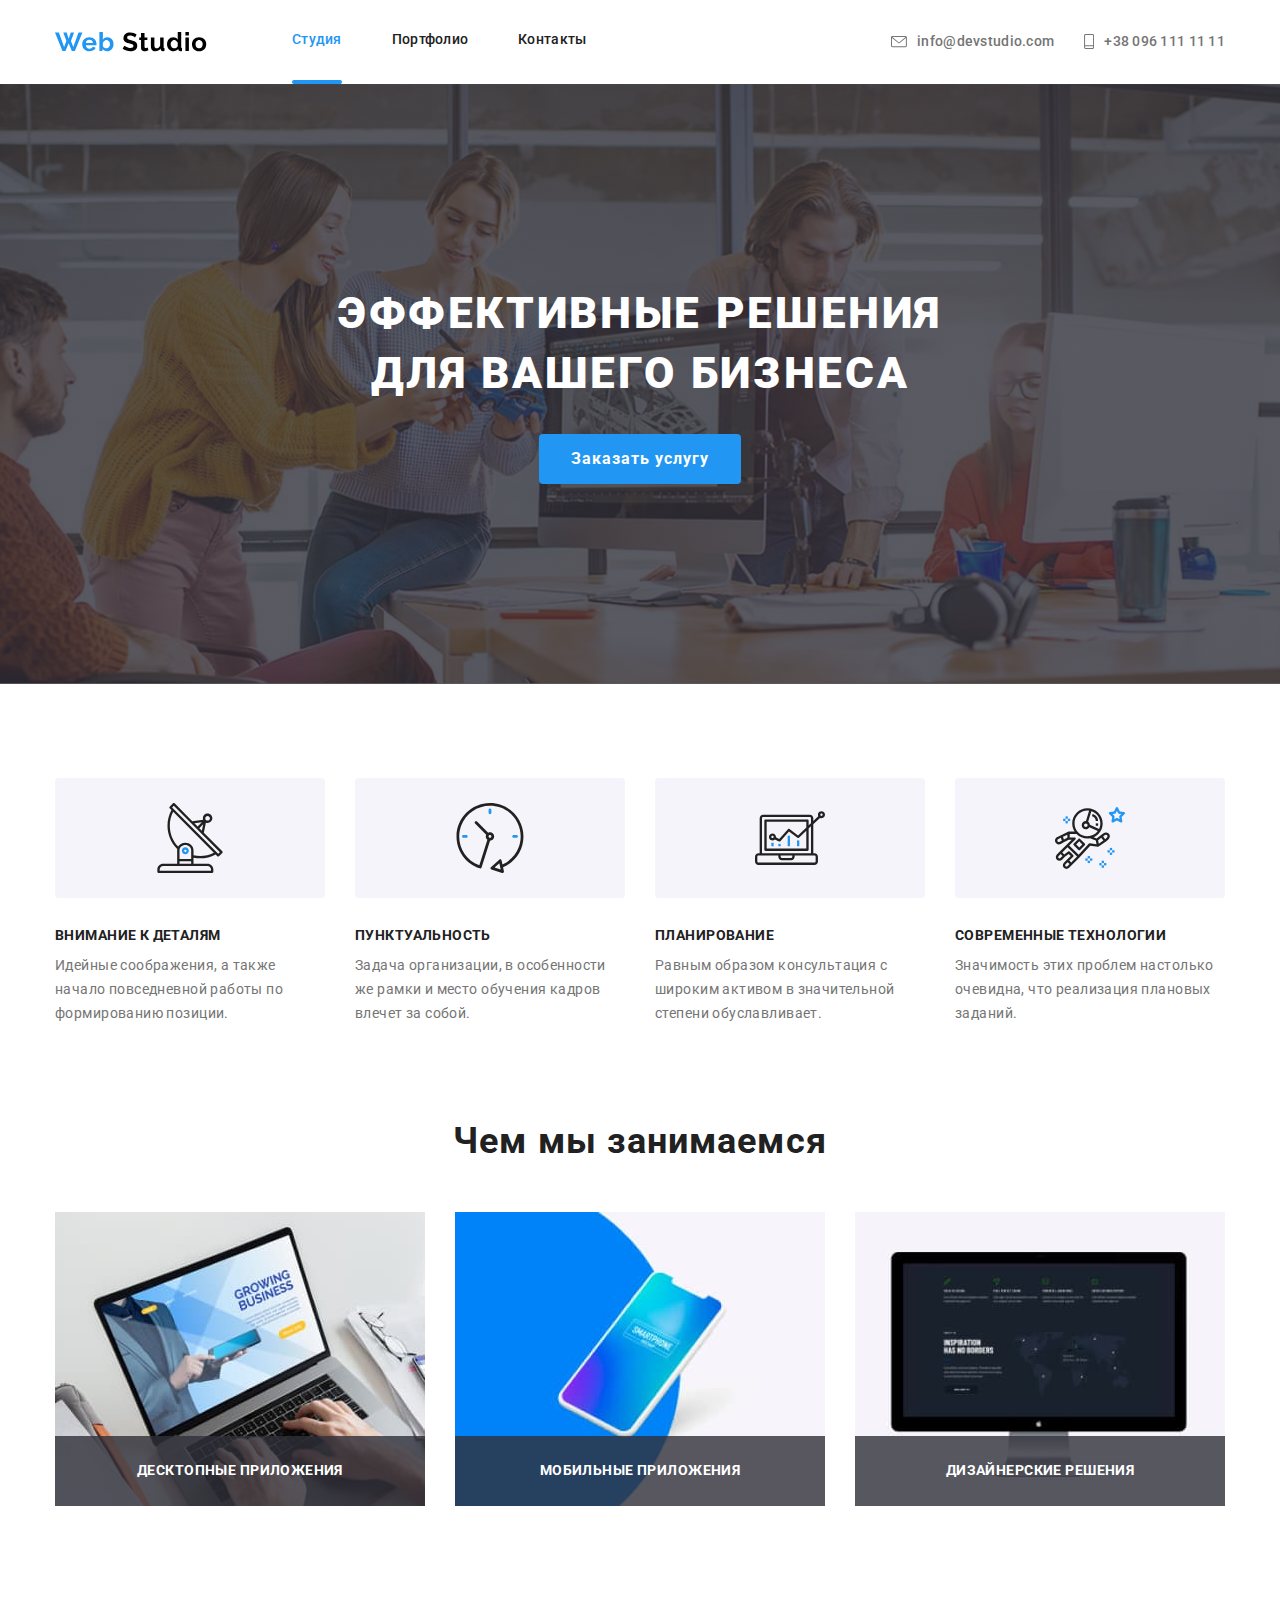
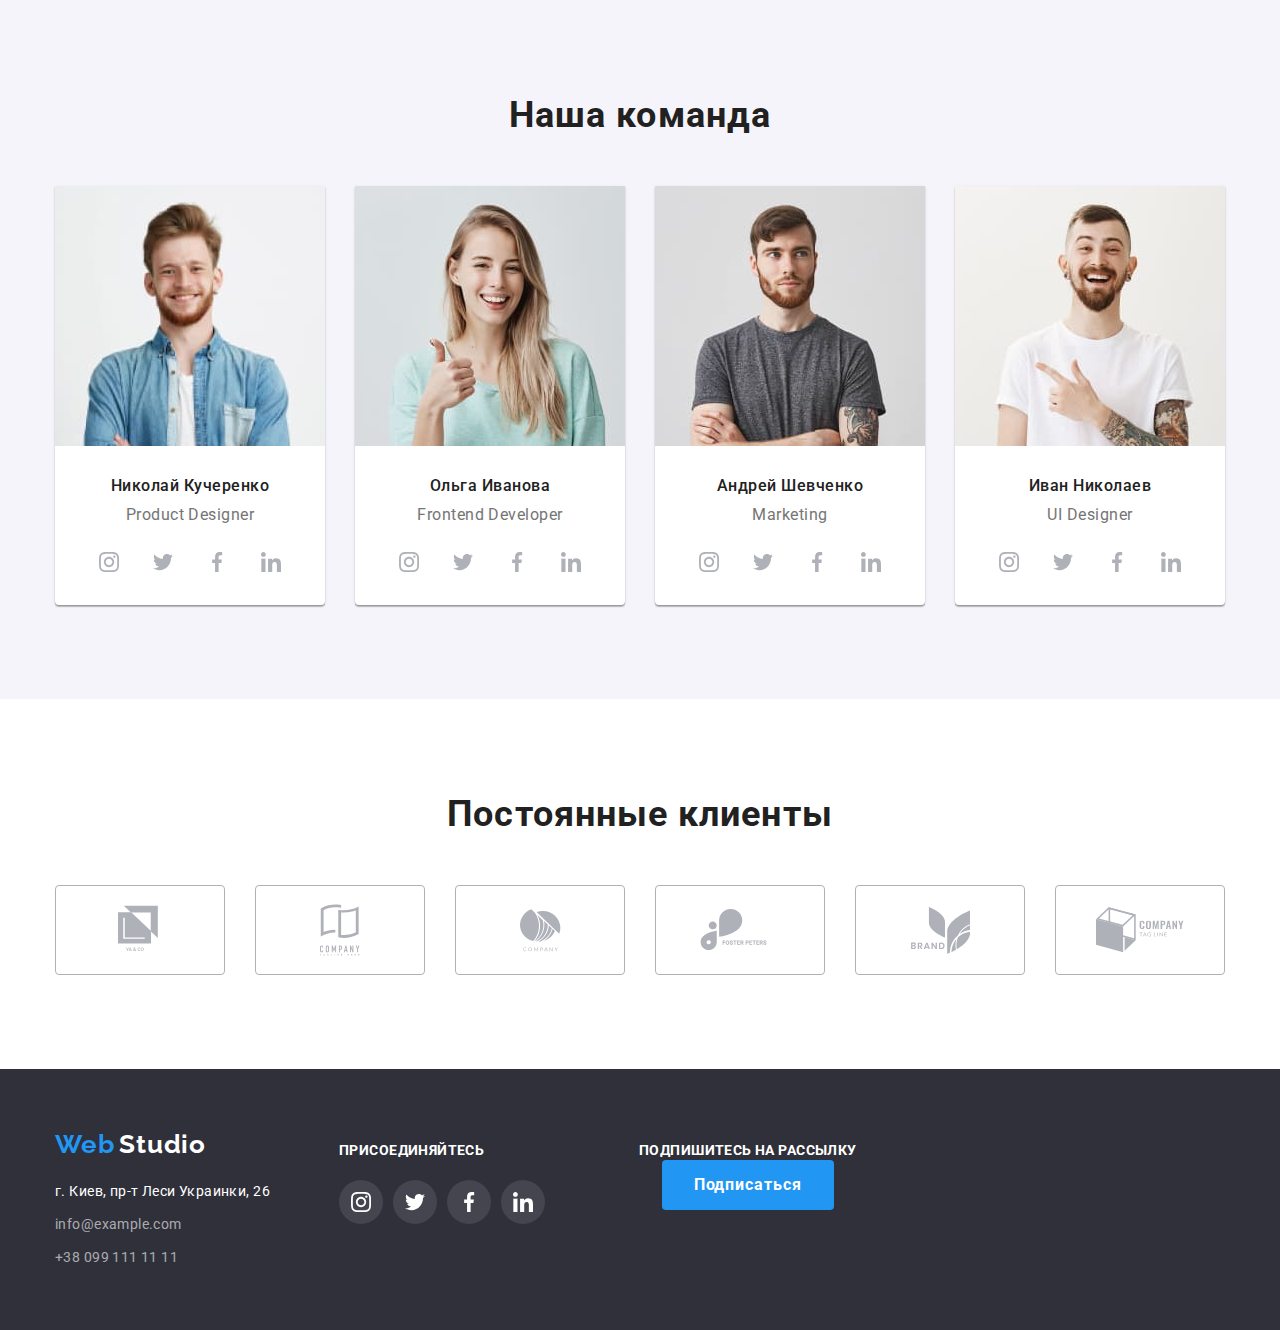
<file: index.html>
<!DOCTYPE html>
<html lang="ru">
<head>
    <meta charset="UTF-8">
    <meta name="viewport" content="width=device-width, initial-scale=1.0">
    <title>Студия</title>
    <link href="https://fonts.googleapis.com/css2?family=Raleway:wght@700&family=Roboto:wght@400;500;700;900&display=swap" rel="stylesheet">
    <link rel="stylesheet" href="./css/styles.css">
    <link rel="stylesheet" href="./css/normalize.css">

</head>
<body>
    <!--Шапка сайта-->
    <header class="header">
        <div class="container">
            <nav class="navigation">
                <a class="logo" href="./index.html">
                    <img class="logo-img" src="./images/shapka/Web-Studio.svg" alt="логотип"></a>
                
                <ul  class="nav-menu list">
                    <li class="nav-list-item nav-list-item-color">
                        <a class="nav-list-link active-page link" href="./">Студия</a>
                    </li>
                    <li class="nav-list-item">
                        <a class="nav-list-link link" href="portfolio.html">Портфолио</a>
                    </li>
                    <li class="nav-list-item">
                        <a class="nav-list-link link" href="">Контакты</a>
                    </li>
                </ul>
            </nav>
            
            
            <ul class="header-address list">
                <li class="header-address-link-site">
                    <a class="header-address-link link" href="mailto:info@devstudio.com">
                        <svg class="header-address-icon" width="16px" height="12px">
                            <use href="./images/sprite/sprite.svg#icon-konvert"></use>
                        </svg>
                        info@devstudio.com
                    </a>
                </li>
                <li class="header-address-link-site">
                    <a class="header-address-link link" href="tel:+380961111111">
                        <svg class="header-address-icon" width="10px" height="15px">
                            <use href="./images/sprite/sprite.svg#icon-mobilka"></use>
                        </svg>
                        +38 096 111 11 11
                    </a>
                </li>
            </ul>
        </div>
    </header>

<!-- Основное -->
    <main>
      <!--Главная-->  
    <section class="heading">
        <div class="container">        
            <h1 class="heading-title">Эффективные решения<br/> для вашего бизнеса</h1>
            <button class="btn" type="button"><span class="text-button">Заказать услугу</span></button>
        </div>
    </section>

    <!--Преимущества-->
    <section>
        <div class="about-us container">
            <h2 hidden>О нас</h2>
            <ul class="about-us-list list">
                <li class="about-us-list-item">
                    <div class="about-us-div">
                        <svg class="about-us-svg">
                            <use href="./images/sprite/sprite.svg#icon-antenna-1">

                            </use>
                        </svg>
                    </div>
                    <h3 class="advantages-heading">Внимание к деталям</h3>
                    <p class="advantages-heading-description">Идейные соображения, а также начало повседневной работы по формированию позиции.</p>
                </li>
                <li class="about-us-list-item">
                     <div class="about-us-div">
                        <svg class="about-us-svg">
                            <use href="./images/sprite/sprite.svg#icon-clock-1">

                            </use>
                        </svg>
                    </div>
                    <h3 class="advantages-heading">Пунктуальность</h3>
                    <p class="advantages-heading-description">Задача организации, в особенности же рамки и место обучения кадров влечет за собой.</p>
                </li>
                <li class="about-us-list-item">
                    <div class="about-us-div">
                        <svg class="about-us-svg">
                            <use href="./images/sprite/sprite.svg#icon-diagram-1">

                            </use>
                        </svg>
                    </div>
                    <h3 class="advantages-heading">Планирование</h3>
                    <p class="advantages-heading-description">Равным образом консультация с широким активом в значительной степени обуславливает.</p>
                </li>
                <li class="about-us-list-item">
                     <div class="about-us-div">
                        <svg class="about-us-svg">
                            <use href="./images/sprite/sprite.svg#icon-astronaut">

                            </use>
                        </svg>
                    </div>
                    <h3 class="advantages-heading">Современные технологии</h3>
                    <p class="advantages-heading-description">Значимость этих проблем настолько очевидна, что реализация плановых заданий.</p>
                </li>
            </ul>
        </div>
    </section>

    <!--Услуги, чем мы занимаемся-->
    <section>
        <div class="services-container container">
            <h2 class="services">Чем мы занимаемся</h2>
            <ul class="services-list list">
                <li class="servises-list-item">
                    <img src="./images/yslygi/img.jpg" alt="ноутбук" 
                    width="370"
                    height="294">
                    <p class="services-list-description">Десктопные приложения</p>
                </li>
                <li class="servises-list-item">
                    <img src="./images/yslygi/box.jpg" alt="смартфон"
                    width="370"
                    height="294">
                    <p class="services-list-description">Мобильные приложения</p>
                </li>
                <li class="servises-list-item">
                    <img src="./images/yslygi/img-1.jpg" alt="монитор"
                        width="370"
                        height="294">
                    <p class="services-list-description">Дизайнерские решения</p>
                </li>
            </ul>
        </div>
    </section>

    <!--Наша команда-->
    <section>
        <div class="nasha-komanda">
            <div class="staff-container container">
                <h2 class="team">Наша команда</h2>
                <ul class="team-container list">
                      <li class="team-items"> 
                          <img class="team-foto" src="./images/komanda/kucherenko.jpg" alt="kucherenko"
                              width="270">
                          <h3 class="team-staff-name">Николай Кучеренко</h3>
                          <p class="team-staff" lang="en">Product Designer</p>
                      <ul class="social-links list">
                          <li class="social-links-indent">
                              <a class="social-link-icon" href="https://www.instagram.com/" aria-label="иконка Инстаграма">
                                <svg class="button-icon">
                                    <use href="./images/sprite/sprite.svg#icon-instagram"></use>
                                </svg>
                            </a>
                          </li>
                          <li class="social-links-indent">
                            <a class="social-link-icon" href="https://twitter.com/" aria-label="иконка Твиттера">
                                <svg class="button-icon">
                                    <use href="./images/sprite/sprite.svg#icon-twitter"></use>
                                </svg>
                          </a></li>
                          <li class="social-links-indent"><a class="social-link-icon" href="https://www.facebook.com/" aria-label="иконка Фейсбука">
                            <svg class="button-icon">
                                <use href="./images/sprite/sprite.svg#icon-facebook"></use>
                            </svg>
                          </a></li>
                          <li class="social-links-indent">
                              <a class="social-link-icon" href="https://www.linkedin.com/" aria-label="иконка Линкедина">
                            <svg class="button-icon">
                                <use href="./images/sprite/sprite.svg#icon-linkedin-1"></use>
                            </svg>
                          </a></li>
                      </ul>
                      </li> 
    
                      <li class="team-items"> 
                          <img class="team-foto" src="./images/komanda/ivanova.jpg" alt="ivanova"
                              width="270">
                          <h3 class="team-staff-name">Ольга Иванова</h3>
                          <p class="team-staff" lang="en">Frontend Developer</p>
                      <ul class="social-links list">
                        <li class="social-links-indent">
                            <a class="social-link-icon" href="https://www.instagram.com/" aria-label="иконка Инстаграма">
                              <svg class="button-icon">
                                  <use href="./images/sprite/sprite.svg#icon-instagram"></use>
                              </svg>
                          </a>
                        </li>
                        <li class="social-links-indent">
                          <a class="social-link-icon" href="https://twitter.com/" aria-label="иконка Твиттера">
                              <svg class="button-icon">
                                  <use href="./images/sprite/sprite.svg#icon-twitter"></use>
                              </svg>
                        </a></li>
                        <li class="social-links-indent"><a class="social-link-icon" href="https://www.facebook.com/" aria-label="иконка Фейсбука">
                          <svg class="button-icon">
                              <use href="./images/sprite/sprite.svg#icon-facebook"></use>
                          </svg>
                        </a></li>
                        <li class="social-links-indent"><a class="social-link-icon" href="https://www.linkedin.com/" aria-label="иконка Линкедина">
                          <svg class="button-icon">
                              <use href="./images/sprite/sprite.svg#icon-linkedin-1"></use>
                          </svg>
                        </a></li>
                      </ul>
                      </li>   
                      
                      <li class="team-items"> 
                          <img class="team-foto" src="./images/komanda/shevchenko.jpg" alt="shevchenko"
                              width="270">
                          <h3 class="team-staff-name">Андрей Шевченко</h3>
                          <p class="team-staff" lang="en">Marketing</p>
                      <ul class="social-links list">
                        <li class="social-links-indent">
                            <a class="social-link-icon" href="https://www.instagram.com/" aria-label="иконка Инстаграма">
                              <svg class="button-icon">
                                  <use href="./images/sprite/sprite.svg#icon-instagram"></use>
                              </svg>
                          </a>
                        </li>
                        <li class="social-links-indent">
                          <a  class="social-link-icon" href="https://twitter.com/" aria-label="иконка Твиттера">
                              <svg class="button-icon">
                                  <use href="./images/sprite/sprite.svg#icon-twitter"></use>
                              </svg>
                        </a></li>
                        <li class="social-links-indent"><a class="social-link-icon" href="https://www.facebook.com/" aria-label="иконка Фейсбука">
                          <svg class="button-icon">
                              <use href="./images/sprite/sprite.svg#icon-facebook"></use>
                          </svg>
                        </a></li>
                        <li class="social-links-indent"><a class="social-link-icon" href="https://www.linkedin.com/" aria-label="иконка Линкедина">
                          <svg class="button-icon">
                              <use href="./images/sprite/sprite.svg#icon-linkedin-1"></use>
                          </svg>
                        </a></li>
                      </ul>
                      </li> 
                      
                      <li class="team-items"> 
                          <img class="team-foto" src="./images/komanda/nikolayev.jpg" alt="nikolayev"
                              width="270">
                          <h3 class="team-staff-name">Иван Николаев</h3>
                          <p class="team-staff" lang="en">UI Designer</p>
                      <ul class="social-links list">

                        <li class="social-links-indent">
                            <a class="social-link-icon" href="https://www.instagram.com/" aria-label="иконка Инстаграма">
                              <svg class="button-icon">
                                  <use href="./images/sprite/sprite.svg#icon-instagram"></use>
                              </svg>
                          </a>
                        </li>

                        <li class="social-links-indent">
                          <a class="social-link-icon" href="https://twitter.com/" aria-label="иконка Твиттера">
                              <svg class="button-icon">
                                  <use href="./images/sprite/sprite.svg#icon-twitter"></use>
                              </svg>
                        </a>
                        </li>

                        <li class="social-links-indent"><a class="social-link-icon" href="https://www.facebook.com/" aria-label="иконка Фейсбука">
                          <svg class="button-icon">
                              <use href="./images/sprite/sprite.svg#icon-facebook"></use>
                          </svg>
                        </a></li>
                        <li class="social-links-indent"><a class="social-link-icon" href="https://www.linkedin.com/" aria-label="иконка Линкедина">
                          <svg class="button-icon">
                              <use href="./images/sprite/sprite.svg#icon-linkedin-1"></use>
                          </svg>
                        </a></li>
                      </ul>
                      </li>
                </ul>
            </div>
        </div>
    </section>  

     <!--Постоянные клиенты-->
    <section>
         <div class="clients-container container">
            <h2 class="clients">Постоянные клиенты</h2>
            <ul class="regular-clients list">
                <li class="regular-clients-title"> 
                    <a class="clients-link" href="">
                        <svg class="clients-link-svg" width="44px" height="50px">
                            <use href="./images/sprite/sprite.svg#icon-co-1"></use>
                        </svg>
                    </a>
                </li>
                <li class="regular-clients-title">
                  <a class="clients-link" href="">
                    <svg class="clients-link-svg" width="40px" height="52px">
                        <use href="./images/sprite/sprite.svg#icon-co-2"></use>
                    </svg>
                  </a>
                </li>
                <li class="regular-clients-title">
                  <a class="clients-link" href="">
                    <svg class="clients-link-svg" width="41px" height="43px">
                        <use href="./images/sprite/sprite.svg#icon-co-3"></use>
                    </svg>
                  </a>
                </li>
                <li class="regular-clients-title">
                  <a class="clients-link" href="">
                    <svg class="clients-link-svg" width="80px" height="42px">
                        <use href="./images/sprite/sprite.svg#icon-co-4"></use>
                    </svg>
                  </a>
                </li>
                <li class="regular-clients-title">
                  <a class="clients-link" href="">
                    <svg class="clients-link-svg" width="59px" height="47px">
                        <use href="./images/sprite/sprite.svg#icon-co-5"></use>
                    </svg>
                  </a>
                </li>
                <li class="regular-clients-title">
                  <a class="clients-link" href="">
                    <svg class="clients-link-svg" width="88px" height="46px">
                        <use href="./images/sprite/sprite.svg#icon-co-6"></use>
                    </svg>
                  </a>
                </li>
            </ul>
         </div>

    </section>
    </main>
 
 
    <!--Контакты-->
    <footer class="footer">
        <div class="footer-container container">
            <div class="footer-left">
                <h3 class="logo-footer"><span class="logo-color-blue">Web</span> <span class="logo-color">Studio</span> </h3>
                <address class="address-list">
                    <ul class="footer-address-list list">
                        <li class="footer-address-item">
                            <a class="footer-address link"  href="https://goo.gl/maps/GvZQLsqHCJoxkxdJA" target="_blank"> г. Киев, пр-т Леси Украинки, 26</a>
                        </li>
                        <li class="footer-address-item">
                            <a class="footer-email link"  href="mailto:info@example.com">info@example.com</a>
                        </li>
                        <li class="footer-address-item">
                            <a class="footer-tel link"  href="tel:+380991111111">+38 099 111 11 11</a>
                        </li>
                    </ul>
                </address>
            </div>
            <div class="footer-center">
                    <b class="subscription">присоединяйтесь</b>
                    <ul class="social-links-footer list">
                        <li class="social-links-indent">
                            <a class="social-link-icon-footer" href="https://www.instagram.com/" aria-label="иконка Инстаграма">
                              <svg class="button-icon">
                                  <use href="./images/sprite/sprite.svg#icon-instagram"></use>
                              </svg>
                          </a>
                        </li>
                        <li class="social-links-indent">
                          <a class="social-link-icon-footer" href="https://twitter.com/" aria-label="иконка Твиттера">
                              <svg class="button-icon">
                                  <use href="./images/sprite/sprite.svg#icon-twitter"></use>
                              </svg>
                        </a></li>
                        <li class="social-links-indent"><a class="social-link-icon-footer" href="https://www.facebook.com/" aria-label="иконка Фейсбука">
                          <svg class="button-icon">
                              <use href="./images/sprite/sprite.svg#icon-facebook"></use>
                          </svg>
                        </a></li>
                        <li class="social-links-indent"><a class="social-link-icon-footer" href="https://www.linkedin.com/" aria-label="иконка Линкедина">
                          <svg class="button-icon">
                              <use href="./images/sprite/sprite.svg#icon-linkedin-1"></use>
                          </svg>
                        </a></li>
                    </ul>
            </div>
            <div class="footer-right">
                <b class="footer-right-title">подпишитесь на рассылку</b>
                <button class="btn" type="button"><span class="text-button">Подписаться</span></button>
            </div>
        </div>
    </footer>
  
</body>
</html>
</file>
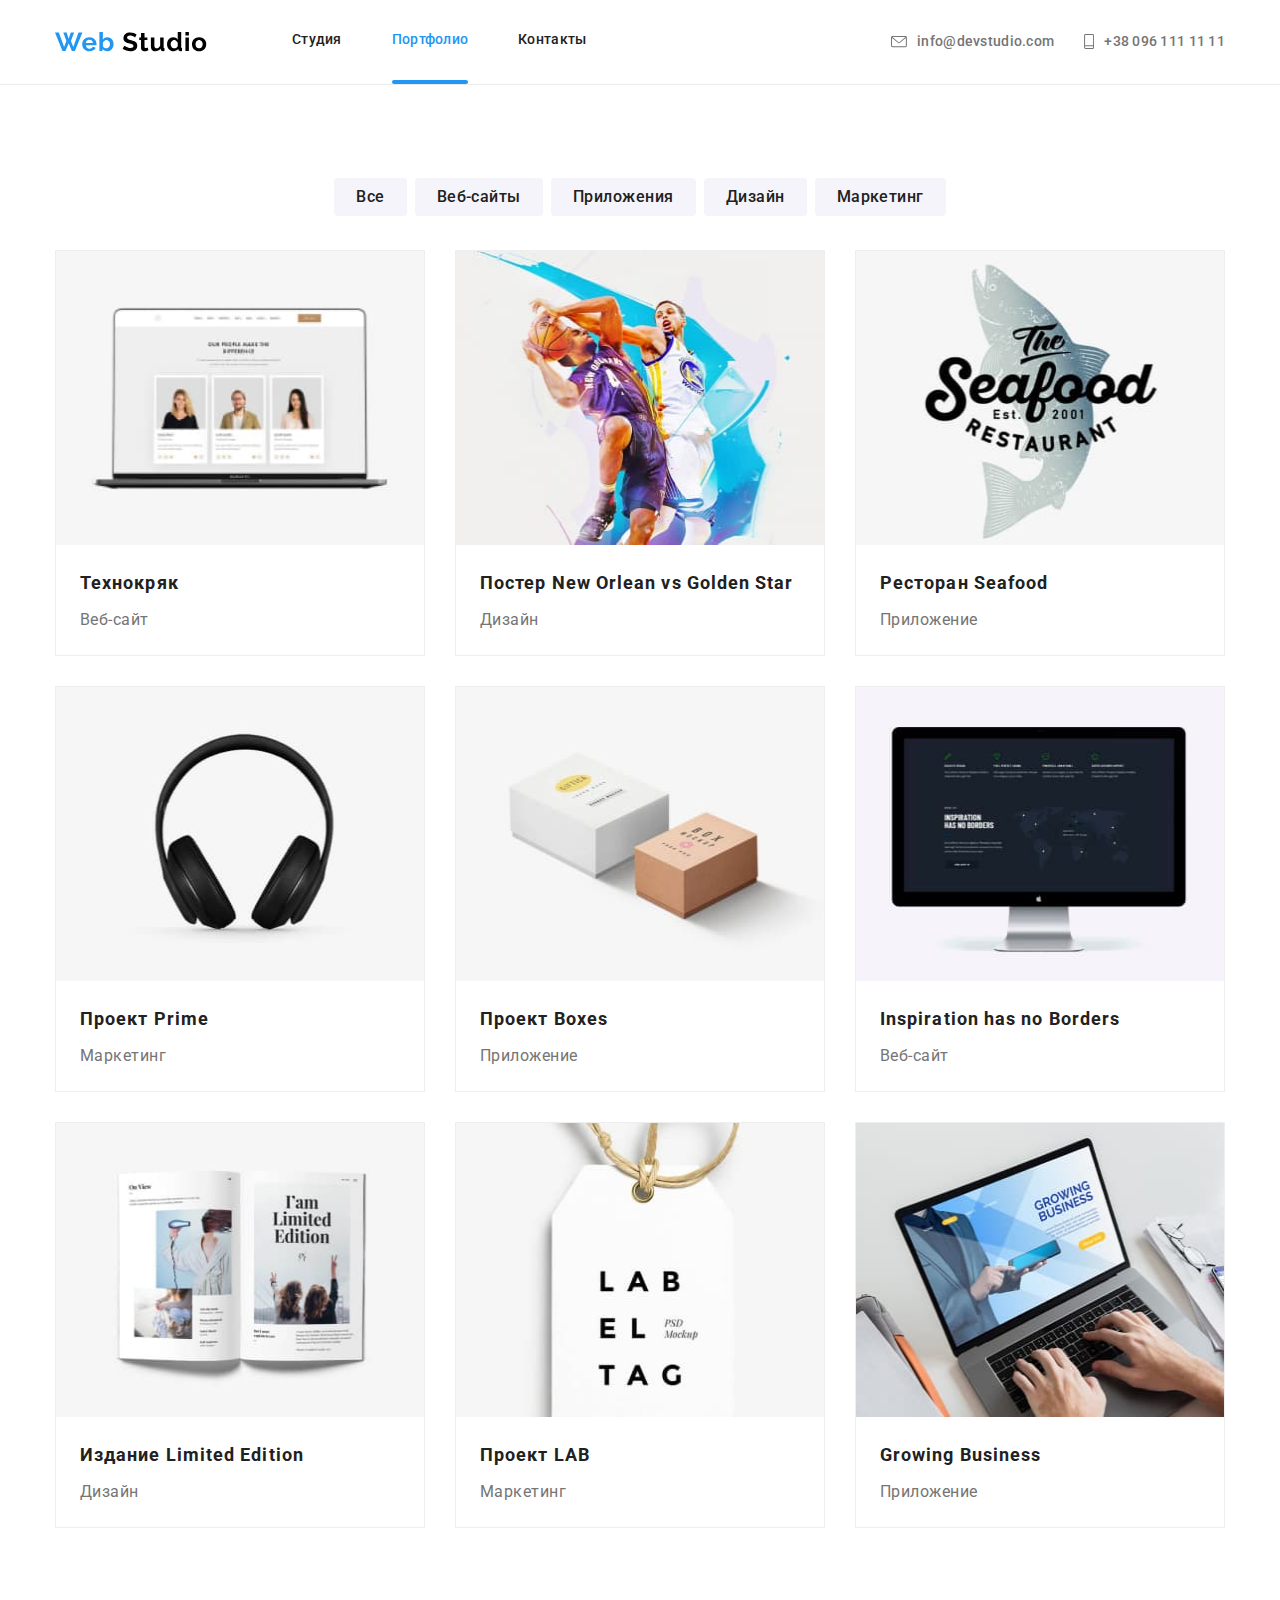
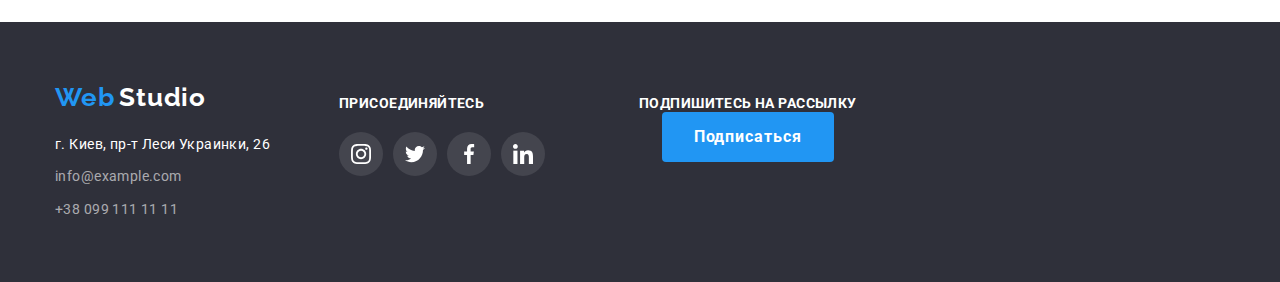
<file: portfolio.html>
<!DOCTYPE html>
<html lang="ru">
<head>
    <meta charset="UTF-8">
    <meta name="viewport" content="width=device-width, initial-scale=1.0">
    <title>Студия</title>
    <link href="https://fonts.googleapis.com/css2?family=Raleway:wght@700&family=Roboto:wght@400;500;700&display=swap" rel="stylesheet">
    <link rel="stylesheet" href="./css/styles.css">
    <link rel="stylesheet" href="./css/normalize.css">

</head>
<body>
    <!--Шапка сайта-->
    <header class="header">
        <div class="container">
            <nav class="navigation">
                <a class="logo" href="./index.html">
                    <img class="logo-img" src="./images/shapka/Web-Studio.svg" alt="логотип"></a>
                
                <ul  class="nav-menu list">
                    <li class="nav-list-item">
                        <a class="nav-list-link link" href="./">Студия</a>
                    </li>
                    <li class="nav-list-item nav-list-item-color">
                        <a class="nav-list-link active-page link" href="portfolio.html">Портфолио</a>
                    </li>
                    <li class="nav-list-item">
                        <a class="nav-list-link link" href="">Контакты</a>
                    </li>
                </ul>
            </nav>
            
            
            <ul class="header-address list">
                <li class="header-address-link-site">
                    <a class="header-address-link link" href="mailto:info@devstudio.com">
                        <svg class="header-address-icon" width="16px" height="12px">
                            <use href="./images/sprite/sprite.svg#icon-konvert"></use>
                        </svg>
                        info@devstudio.com
                    </a>
                </li>
                <li class="header-address-link-site">
                    <a class="header-address-link link" href="tel:+380961111111">
                        <svg class="header-address-icon" width="10px" height="15px">
                            <use href="./images/sprite/sprite.svg#icon-mobilka"></use>
                        </svg>
                        +38 096 111 11 11
                    </a>
                </li>
            </ul>
        </div>
    </header>


    <!--Кнопки меню-->
    <section class="line">
        <div  class="container">
            <ul class="nav-menu filter list">
                <li class="filter-list">
                    <button class="filter-list-item" type="button" >Все</button>
                </li>
                <li class="filter-list">
                    <button class="filter-list-item"  type="button">Веб-сайты</button>
                </li>
                <li class="filter-list">
                    <button class="filter-list-item"  type="button">Приложения</button>
                </li>
                <li class="filter-list">
                    <button class="filter-list-item"  type="button">Дизайн</button>
                </li>
                <li class="filter-list">
                    <button class="filter-list-item"  type="button">Маркетинг</button>
                </li>
            </ul>
        </div>

    


    <!--Проекты-->
    <div class="container">
            <h1  hidden>Проекты</h1>
            <ul class="portfolio list">
            <li class="portfolio-img">
                <a href="" class="img-link link">
                        <div class="overlay">
                            <img class="img-project"  src="./images/images-portfolio/photo1.jpg" alt="" width="370" height="294">
                            <p  class="our-projects-description">Технокряк это современная площадка распространения коронавируса. Компании используют эту платформу для цифрового шпионажа и атак на защищённые сервера конкурентов.</p>
                        </div>  
                        <h2 class="projects">Технокряк</h2>
                        <p class="our-projects">Веб-сайт</p>
                </a>
            </li>

            <li class="portfolio-img">
                <a href="" class="img-link link">
                    <div class="overlay">
                        <img class="img-project" src="./images/images-portfolio/photo2.jpg" alt="" width="370" height="294">
                        <p  class="our-projects-description">Технокряк это современная площадка распространения коронавируса. Компании используют эту платформу для цифрового шпионажа и атак на защищённые сервера конкурентов.</p>
                    </div>
                <h2 class="projects">Постер <span lang="en">New Orlean vs Golden Star</span></h2>
                <p class="our-projects">Дизайн</p>
                </a>
            </li>

            <li class="portfolio-img">
                <a href="" class="img-link link">
                    <div class="overlay">
                        <img  class="img-project" src="./images/images-portfolio/photo3.jpg" alt="" width="370" height="294">
                        <p  class="our-projects-description">Технокряк это современная площадка распространения коронавируса. Компании используют эту платформу для цифрового шпионажа и атак на защищённые сервера конкурентов.</p>
                    </div>
                <h2 class="projects">Ресторан <span lang="en">Seafood</span></h2>
                <p class="our-projects">Приложение</p>
                </a>
            </li>
            <li class="portfolio-img">
                <a href="" class="img-link link">
                    <div class="overlay">
                        <img class="img-project"  src="./images/images-portfolio/photo4.jpg" alt="" width="370" height="294">
                        <p  class="our-projects-description">Технокряк это современная площадка распространения коронавируса. Компании используют эту платформу для цифрового шпионажа и атак на защищённые сервера конкурентов.</p>
                    </div>
                <h2 class="projects">Проект <span lang="en">Prime</span></h2>
                <p class="our-projects">Маркетинг</p>
                </a>
            </li>
            <li class="portfolio-img">
                <a href="" class="img-link link">
                    <div class="overlay">
                        <img  class="img-project" src="./images/images-portfolio/photo5.jpg" alt="" width="370" height="294">
                        <p  class="our-projects-description">Технокряк это современная площадка распространения коронавируса. Компании используют эту платформу для цифрового шпионажа и атак на защищённые сервера конкурентов.</p>
                    </div>
                <h2 class="projects">Проект <span lang="en">Boxes</span></h2>
                <p class="our-projects">Приложение</p>
                </a>
            </li>
            <li class="portfolio-img">
                <a href="" class="img-link link">
                    <div class="overlay">
                        <img  class="img-project" src="./images/images-portfolio/photo6.jpg" alt="" width="370" height="294">
                        <p  class="our-projects-description">Технокряк это современная площадка распространения коронавируса. Компании используют эту платформу для цифрового шпионажа и атак на защищённые сервера конкурентов.</p>
                    </div>
                <h2 class="projects" lang="en">Inspiration has no Borders</h2>
                <p class="our-projects">Веб-сайт</p>
                </a>
            </li>
            <li class="portfolio-img">
                <a href="" class="img-link link">
                    <div class="overlay">
                        <img  class="img-project" src="./images/images-portfolio/photo7.jpg" alt="" width="370" height="294">
                        <p  class="our-projects-description">Технокряк это современная площадка распространения коронавируса. Компании используют эту платформу для цифрового шпионажа и атак на защищённые сервера конкурентов.</p>
                    </div>
                <h2 class="projects">Издание <span lang="en">Limited Edition</span></h2>
                <p class="our-projects">Дизайн</p>
                </a>
            </li>
            <li class="portfolio-img">
                <a href="" class="img-link link">
                    <div class="overlay">
                        <img  class="img-project" src="./images/images-portfolio/photo8.jpg" alt="" width="370" height="294">
                        <p  class="our-projects-description">Технокряк это современная площадка распространения коронавируса. Компании используют эту платформу для цифрового шпионажа и атак на защищённые сервера конкурентов.</p>
                    </div>
                <h2 class="projects">Проект <span lang="en">LAB</span></h2>
                <p class="our-projects">Маркетинг</p>
                </a>
            </li>
            <li class="portfolio-img">
                <a href="" class="img-link link">
                    <div class="overlay">
                        <img  class="img-project" src="./images/images-portfolio/photo9.jpg" alt="" width="370" height="294">
                        <p  class="our-projects-description">Технокряк это современная площадка распространения коронавируса. Компании используют эту платформу для цифрового шпионажа и атак на защищённые сервера конкурентов.</p>
                    </div>
                <h2 class="projects" lang="en">Growing Business</h2>
                <p class="our-projects">Приложение</p>
                </a>
            </li>
            </ul>
    </div>
    </section>


    <!--Контакты-->
    <footer class="footer">
        <div class="footer-container container">
            <div class="footer-left">
                <h3 class="logo-footer"><span class="logo-color-blue">Web</span> <span class="logo-color">Studio</span> </h3>
                <address class="address-list">
                    <ul class="footer-address-list list">
                        <li class="footer-address-item">
                            <a class="footer-address link"  href="https://goo.gl/maps/GvZQLsqHCJoxkxdJA" target="_blank"> г. Киев, пр-т Леси Украинки, 26</a>
                        </li>
                        <li class="footer-address-item">
                            <a class="footer-email link"  href="mailto:info@example.com">info@example.com</a>
                        </li>
                        <li class="footer-address-item">
                            <a class="footer-tel link"  href="tel:+380991111111">+38 099 111 11 11</a>
                        </li>
                    </ul>
                </address>
            </div>
            <div class="footer-center">
                    <b class="subscription">присоединяйтесь</b>
                    <ul class="social-links-footer list">
                        <li class="social-links-indent">
                            <a class="social-link-icon-footer" href="https://www.instagram.com/" aria-label="иконка Инстаграма">
                              <svg class="button-icon">
                                  <use href="./images/sprite/sprite.svg#icon-instagram"></use>
                              </svg>
                          </a>
                        </li>
                        <li class="social-links-indent">
                          <a class="social-link-icon-footer" href="https://twitter.com/" aria-label="иконка Твиттера">
                              <svg class="button-icon">
                                  <use href="./images/sprite/sprite.svg#icon-twitter"></use>
                              </svg>
                        </a></li>
                        <li class="social-links-indent"><a class="social-link-icon-footer" href="https://www.facebook.com/" aria-label="иконка Фейсбука">
                          <svg class="button-icon">
                              <use href="./images/sprite/sprite.svg#icon-facebook"></use>
                          </svg>
                        </a></li>
                        <li class="social-links-indent"><a class="social-link-icon-footer" href="https://www.linkedin.com/" aria-label="иконка Линкедина">
                          <svg class="button-icon">
                              <use href="./images/sprite/sprite.svg#icon-linkedin-1"></use>
                          </svg>
                        </a></li>
                    </ul>
            </div>
            <div class="footer-right">
                <b class="footer-right-title">подпишитесь на рассылку</b>
                <button class="btn" type="button"><span class="text-button">Подписаться</span></button>
            </div>
        </div>
    </footer>
</body>
</html>
</file>
<file: css/styles.css>
:root {
    --main-font: 'Roboto', sans-serif;
    --secondary-font: 'Raleway', sans-serif;
    --title-dark-theme-color: #ffffff;
    --title-light-theme-color: #212121;
    --text-dark-theme-color: #ffffff;
    --text-light-theme-color: #757575;
    --accent-color: #2196F3;
    --social-link-color: #afb1b8;
}
/*main-header*/

body {
    background-color: var (--title-dark-theme-color);
    font-family: var(--main-font);
    font-size: 16px;
    color: var(--title-light-theme-color);
    /* display: block; */
}

html {
  box-sizing: border-box;
}

*,
*::before,
*::after {
  box-sizing: inherit;
}


/***убирается подчеркивание ссылок***/
.link {
    text-decoration: none;
    display: block;
    outline: none;
}

/***убираются точки в списке***/
.list {
    list-style: none;
}



h1, h2, h3 {
    margin: 0px;
}

img {
    display: block;
}
ul {
    margin: 0px;
    padding: 0px;
}

p {
    margin: 0px;
}

.container {
    width: 1200px;
    padding-left: 15px;
    padding-right: 15px;
    margin-left: auto;
    margin-right: auto;
    /* outline: 1px solid #e67399; */
}

.nav-menu {
    display: flex;
}

.nav-list-item:not(:last-child) {
    margin-right: 50px;
}



.header .container {
    display: flex;
    align-items: center;
    justify-content: space-between;
    width: 1200px;
}

.navigation {
    display: flex;
    align-items: center;
}

.logo {
    margin-right: 85px;
}

.header-address {
    display: flex;
    align-items: center;   
    /* margin-left: auto; */
}

.header-address-link-site:not(:last-child) {
    margin-right: 30px;
}



/*******************Стиль навигации*****************************/

.nav-list-link,
.header-address-link {
    display: flex;
    align-items: center;
    font-weight: 500;
    font-size: 14px;
    line-height: 1.14;
    letter-spacing: 0.02em;
    color: var(--title-light-theme-color);
    padding-top: 32px;
    padding-bottom: 32px;
    transition: color 250ms cubic-bezier(0.4, 0, 0.2, 1);
}

.active-page {
    color: var(--accent-color);
}

.nav-list-item-color::after {
    content: '';
    display: block;
    width: 100%;
    height: 4px;
    background: var(--accent-color);
    border-radius: 2px;
}

.header-address-link {
    color: var(--text-light-theme-color); 
    fill: var(--text-light-theme-color);
    transition: background-color 250ms cubic-bezier(0.4, 0, 0.2, 1);
}

.nav-list-link:hover,
.nav-list-link:focus,
.header-address-link:hover, 
.header-address-link:focus  {
    color: var(--accent-color);
    fill: var(--accent-color);
}

.header-address-icon {
    margin-right: 10px; 
    transition: background-color 250ms cubic-bezier(0.4, 0, 0.2, 1);
}
 



/*********************Главная******************************/   
.heading {
max-width: 1600px;
height: 600px;
margin-left: auto;
margin-right: auto;
background-image: linear-gradient(
    to bottom,
     rgba(47, 48, 58, 0.8),
     rgba(47, 48, 58, 0.8)
     ),  
    url(../images/header/header.jpg);
background-repeat: no-repeat;
background-position: center;
background-size: cover;
}

.heading-title {
    margin: 0;
    font-weight: 900;
    font-size: 44px;
    line-height: 1.36;
    text-align: center;
    letter-spacing: 0.06em;
    text-transform: uppercase;
    color: var(--title-dark-theme-color);
    margin-bottom: 30px;
    padding-top: 200px;
}



.btn {

    display: flex;
    align-items: center;
    /* background-color: #F5F4FA; */
    border-radius: 4px; 
    cursor: pointer;
    border: none; 
    outline: none;

    padding-top: 10px;
    padding-right: 32px;
    padding-bottom: 10px;
    padding-left: 32px;
    font-weight: 700;
    font-size: 16px;
    line-height: 1.88;    

    text-align: center;
    letter-spacing: 0.06em;
    color: var(--title-dark-theme-color);
    background-color: var(--accent-color); 
    margin-left: auto;
    margin-right: auto;
    transition: all 250ms cubic-bezier(0.4, 0, 0.2, 1);
}
.btn:hover,
.btn:focus {
    background-color: var(--accent-color);
}

.text-button:hover,
.text-button:focus {
   color: var(--title-dark-theme-color); 
}

/* .btn-div:hover {
    background-color: var(--accent-color);
    color: var(--title-dark-theme-color);
} */
/*Преимущества*/ /********************* О НАС**********************/

.about-us {
    padding-top: 94px;
    padding-bottom: 94px;
}

.about-us-list {
    display: flex;
    justify-content: center;
}
.about-us-svg {
    width: 70px;
    height: 70px;
}

.about-us-div{
    margin-bottom: 30px;
    width: 270px;
    height: 120px;
    background-color: #F5F4FA;
    border-radius: 4px;
    display: flex;
    justify-content: center;
    align-items: center;
}
.about-us-list-item:not(:last-child) {
    margin-right: 30px;
}

.advantages-heading {
    font-weight: 700;
    font-size: 14px;
    line-height: 1.14;
    letter-spacing: 0.03em;
    text-transform: uppercase;
    color: var(--title-light-theme-color);

    width: 270px;
    height: 16px;
    margin-top: 30px;
    margin-bottom: 10px;
}

.advantages-heading-description {
    font-weight: 400;
    font-size: 14px;
    line-height: 1.71;
    letter-spacing: 0.03em;
    color:  var(--text-light-theme-color);
    width: 270px;
}

.about-us-link{
    background: #F5F4FA;
    border-radius: 4px;
    padding: 25px 100px;
}


/*********************Чем мы занимаемся********************/

.services-list {
    display: flex;
    position: relative;

}
.servises-list-item:not(:last-child) {
    margin-right: 30px;
}

.services {
    font-weight: bold;
    font-size: 36px;
    line-height: 1.17;
    text-align: center;
    letter-spacing: 0.03em;
    color: var(--title-light-theme-color);
    margin-bottom: 50px;
}

.services-list-description {
    font-weight: bold;
    font-size: 14px;
    line-height: 1.14;
    text-align: center;
    letter-spacing: 0.03em;
    text-transform: uppercase;
    color: var(--title-dark-theme-color);
    background: rgba(47, 48, 58, 0.8);
    min-width: 370px;
    height: 70px;
    padding-top: 27px;
    padding-bottom: 27px;
    top: 76.3%;
    position: absolute;
}

.services-container {
    padding-bottom: 94px;
}




/*******************Наша комманда********************/
.team-container {
    display: flex; 
}

.nasha-komanda{
    background-color: #F5F4FA;
}

.team-items {
    background: var(--text-dark-theme-color);
    box-shadow: 0px 2px 1px rgba(0, 0, 0, 0.2), 0px 1px 1px rgba(0, 0, 0, 0.14), 0px 1px 3px rgba(0, 0, 0, 0.12);
    border-radius: 0px 0px 4px 4px;
    padding-bottom: 21px;
}
.staff-container{
    padding-top: 94px;
    padding-bottom: 94px;
}

.team,
.clients {
    font-weight: 700;
    font-size: 36px;
    line-height: 1.17;
    text-align: center;
    letter-spacing: 0.03em;
    color: var(--title-light-theme-color);
    padding-bottom: 50px;
}

.team-staff-name {
    font-weight: 500;
    font-size: 16px;
    line-height: 1.19;
    text-align: center;
    letter-spacing: 0.03em;
    color: var(--title-light-theme-color);
    padding-bottom: 10px;
}

.team-staff {
    font-weight: 500;
    font-size: 16px;
    line-height: 1.19;
    text-align: center;
    letter-spacing: 0.03em;
    color: var(--title-light-theme-color);
    padding-bottom: 16px;
}

.team-staff {
    font-weight: normal;
    color:  var(--text-light-theme-color);
}

.clients-link:hover,
.clients-link:focus {
    color: var(--accent-color);
}

.team-items:not(:last-child) {
    margin-right: 30px;
}

.team-foto {
    padding-bottom: 30px;
}

.social-links {
    display: flex;
    justify-content: center
}

.social-links-indent:not(:last-child) {
    margin-right: 10px;
}


.social-link-icon {
width: 44px;
height: 44px;
border-radius: 50%;
background-color: var(--text-dark-theme-color);
background-size: 22px, contain;
background-position: center;
background-repeat: no-repeat;
cursor: pointer;
display: flex;
justify-content: center;
align-items: center;
fill: var(--social-link-color);
transition: background-color 250ms cubic-bezier(0.4, 0, 0.2, 1);
}

.button-icon {
    width: 20px;
    height: 20px;
    transition: fill 250ms cubic-bezier(0.4, 0, 0.2, 1);
}

.social-link-icon:hover,
.social-link-icon:focus {
    fill: var(--text-dark-theme-color);
    background-color: var(--accent-color);
}





/***************** Постоянные клиенты ***************/

.clients-container {
    justify-content: center;
    text-align: center;
    padding-top: 94px;
    padding-bottom: 94px;
}

.regular-clients  {
    display: flex;
    justify-content: space-evenly;
}

.regular-clients-title:not(:last-child) {
    margin-right: 30px;
}


.clients-link-svg {
    transition: fill 250ms cubic-bezier(0.4, 0, 0.2, 1);
}

.clients-link {
    width: 170px;
    height: 90px;
    border: 1px solid #afb1b8;
    box-sizing: border-box;
    border-radius: 4px;
    display: flex;
    justify-content: center;
    align-items: center;
    fill: var(--social-link-color);
    transition: border 250ms cubic-bezier(0.4, 0, 0.2, 1);
}

.clients-link:hover,
.clients-link:focus {
    fill: var(--accent-color);
    border: 1px solid var(--accent-color);
}

 



/*************************Контакты-footer***************************/
.footer{
    /* display: block; */
    background-color: #2F303A;
    padding-top: 60px;
    padding-bottom: 60px;
    align-items: baseline;
}

.footer-container{   
    display: flex; 
}

.logo-color-blue,
.logo-color  {
    font-family: var(--secondary-font);
    font-style: normal;
    font-weight: bold;
    font-size: 26px;
    line-height: 1.19;
    letter-spacing: 0.03em;
    color: var(--accent-color);
}

.logo-footer{
    padding-bottom: 20px;
}
.logo-color {
    color: var(--title-dark-theme-color);
}

.footer-address,
.footer-email,
.footer-tel {
    font-style: normal;
    font-weight: normal;
    font-size: 14px;
    line-height: 1.71;
    letter-spacing: 0.03em;
    color: var(--text-dark-theme-color);
}

.footer-email,
.footer-tel {
    color: rgba(255, 255, 255, 0.6);
}


.footer-address-item:not(:last-child) {
    margin-bottom: 9px;
}

.social-color {
    color: #FFFFFF;
}

.address-list  {
    margin-right: 69px;
}



/****************присоединяйтесь, блок по центру***********************/
.subscription {
    font-weight: 700;
    font-size: 14px;
    line-height: 1.14;
    letter-spacing: 0.03em;
    text-transform: uppercase;
    color: var(--text-dark-theme-color);
}

.footer-center {
    padding-top: 12px;
    margin-right: 94px;
    }

.social-links-footer {
    padding-top: 20px;
    display: flex;
    justify-content: center
}    

.social-links-item:not(:last-child) {
    margin-right: 10px;
}

.social-link-icon-footer {
    width: 44px;
    height: 44px;
    border-radius: 50%;
    background-color: rgba(255, 255, 255, 0.1);
    background-size: 22px, contain;
    background-position: center;
    background-repeat: no-repeat;
    cursor: pointer;
    display: flex;
    justify-content: center;
    align-items: center;
    fill: var(--text-dark-theme-color);
    transition: background-color 250ms cubic-bezier(0.4, 0, 0.2, 1);
    }

.social-link-icon-footer:hover,
.social-link-icon-footer:focus {
    fill: var(--text-dark-theme-color);
    background-color: var(--accent-color);
}



  /************************* Блок справа ************************/
.footer-right {
    margin-top: 12px;
    /* outline: 1px solid #e67399; */
}

.footer-right-title {
    box-sizing: inherit;
    font-weight: 700;
    font-size: 14px;
    line-height: 1.14px;
    letter-spacing: 0.03em;
    text-transform: uppercase;
    color: #FFFFFF;

}






    /***************П О Р Т Ф О Л И О***********************/

.filter {
    display: flex;
    padding-top: 93px;
    padding-bottom: 34px;
    justify-content: center;
    box-sizing: inherit;
}

.line {
    border-top: 1px solid #ECECEC;
}

.filter-list-item:hover,
.filter-list-item:focus {
    background-color: var(--accent-color);
    color: var(--text-dark-theme-color);
    box-shadow: 0px 2px 2px rgba(0, 0, 0, 0.12), 0px 1px 2px rgba(0, 0, 0, 0.08), 0px 3px 1px rgba(0, 0, 0, 0.1);
    border-radius: 4px;
}


.filter-list-item {
    font-weight: 500;
    font-size: 16px;
    line-height: 1.62;
    text-align: center;
    letter-spacing: 0.03em;
    color: var(--title-light-theme-color);
    background-color: #f5f4fa;
    border-radius: 4px;
    border: 0px;
    padding-top: 6px;
    padding-right: 22px;
    padding-bottom: 6px;
    padding-left: 22px;
    outline: none;
    cursor: pointer;
    transition: all 250ms cubic-bezier(0.4, 0, 0.2, 1);
}

.filter-list:not(:last-child) {
    margin-right: 8px;
} 

.filter-list:hover,
.filter-list:focus {
background: #2196F3;
box-shadow: 0px 2px 2px rgba(0, 0, 0, 0.12), 0px 1px 2px rgba(0, 0, 0, 0.08), 0px 3px 1px rgba(0, 0, 0, 0.1);
border-radius: 4px;
}



/***************** ПРОЕКТЫ  *************************/
 img {
    max-width: 100%;
    margin: 0;
    padding: 0;
} 

.portfolio {
    display: flex;
    flex-wrap: wrap;
    justify-content: center;
    padding-bottom: 94px;
    box-sizing: inherit;
}


.projects {
    font-weight: bold;
    font-size: 18px;
    line-height: 2;
    letter-spacing: 0.06em;
    color: var(--title-light-theme-color);
    padding-bottom: 4px;
    padding-left: 24px;
    padding-top: 20px;
}

.our-projects {
    font-weight: normal;
    font-size: 16px;
    line-height: 1.87;
    letter-spacing: 0.03em;
    color:  var(--text-light-theme-color);
    padding-bottom: 20px;
    padding-left: 24px;
    }

.overlay {
    position: relative;
    overflow: hidden;
}
    
.our-projects-description {
    position: absolute;
    top: 0;
    left: 0;
    width: 100%;
    height: 100%;
    padding-top: 63px;
    padding-bottom: 63px;
    padding-left: 24px;
    padding-right: 24px;

    display: flex;
    align-items: center;
    font-weight: normal;
    font-size: 18px;
    line-height: 1.56;
    letter-spacing: 0.03em;


    background: var(--accent-color); 
    color: var(--text-dark-theme-color);

    transition:  transform 250ms cubic-bezier(0.4, 0, 0.2, 1) ;
    transform: translateY(100%);
}

.portfolio-img:hover .our-projects-description{
    background-color: rgba(33, 150, 243, 0.9);
    transform: translateY(0%);
}



.portfolio-img {
    width: calc((100% - 60px) / 3); 
    justify-content: center;
    box-sizing: border-box;
    background: #FFFFFF;
    border: 1px solid #EEEEEE;
    display: block;
    outline: none;

} 

.portfolio-img:not(:nth-last-child(3n + 1)) {
    margin-right: 30px;
}

.portfolio-img:not(:nth-last-child(-n + 3)) {
    margin-bottom: 30px;
}

/* .img-project {
    margin-bottom: 20px;
} */

.img-link:hover,
.img-link:focus {
background: #FFFFFF;
border: 1px solid #EEEEEE;
box-sizing: border-box;
box-shadow: 1px 4px 6px rgba(0, 0, 0, 0.16), 0px 4px 4px rgba(0, 0, 0, 0.06), 0px 1px 1px rgba(0, 0, 0, 0.12);
outline: none;
}
</file>
